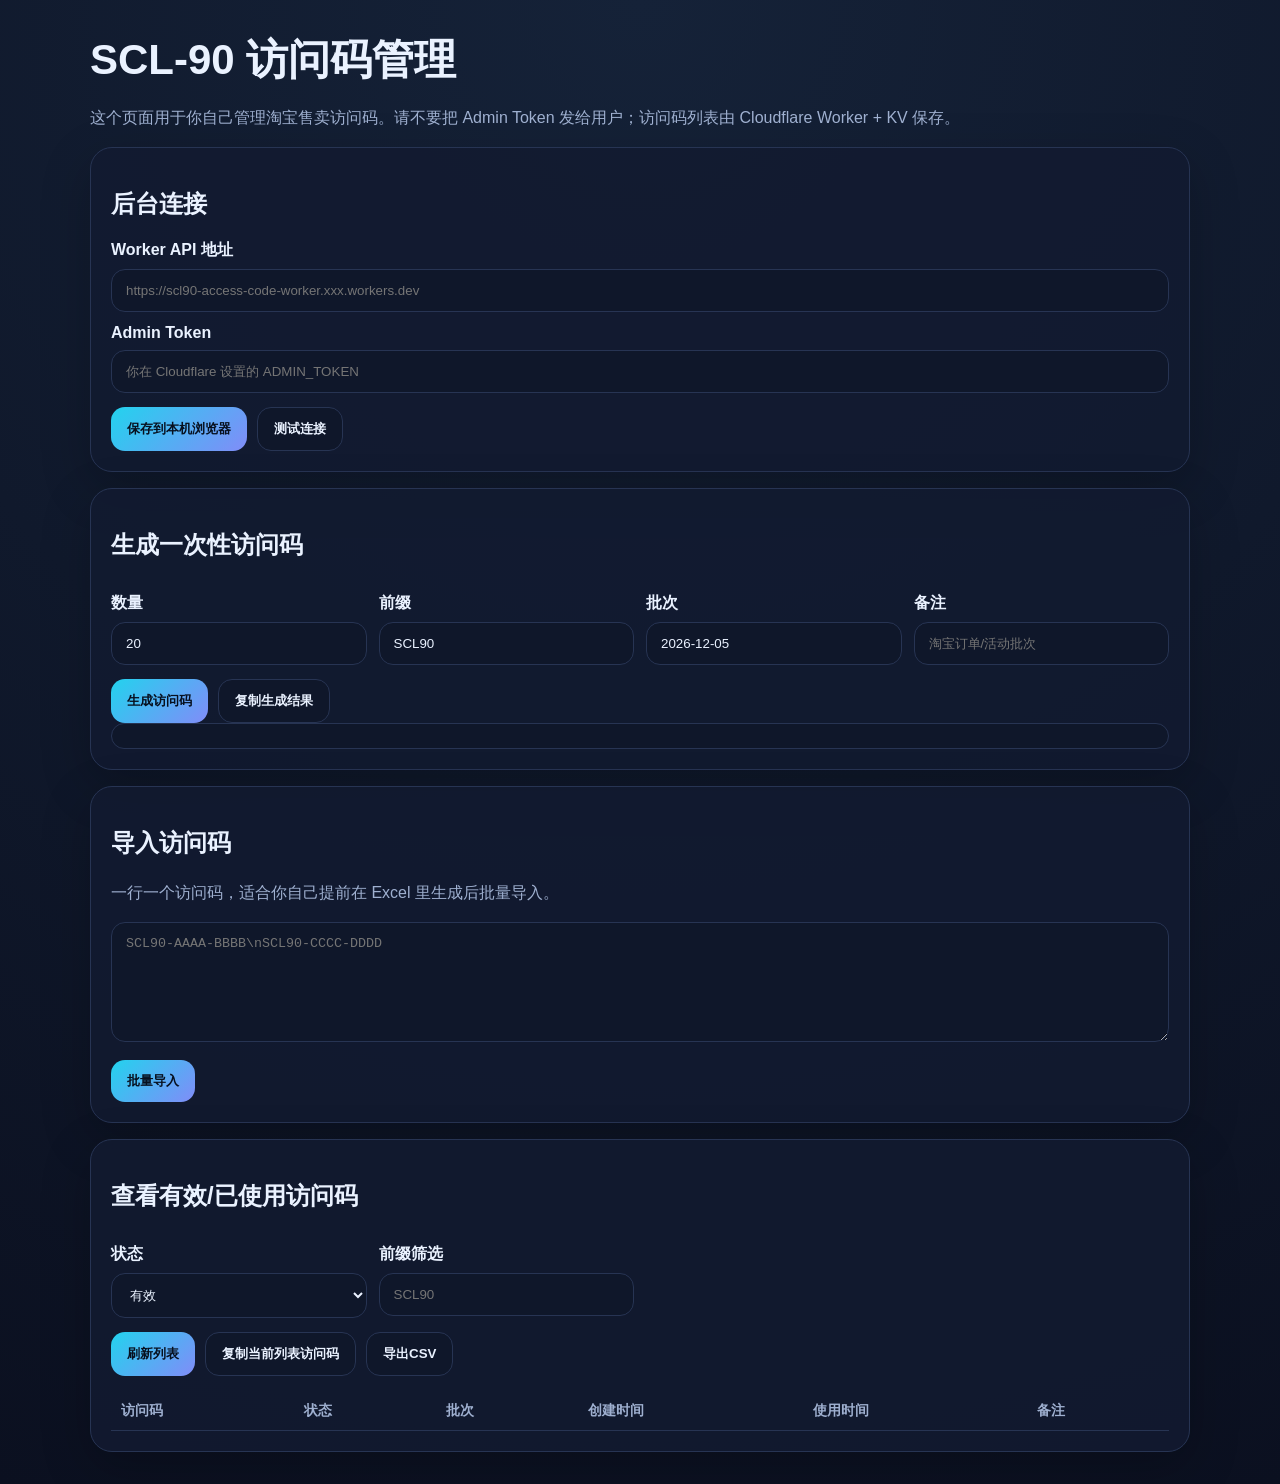
<file: admin.html>
<!doctype html>
<html lang="zh-CN">
<head>
  <meta charset="UTF-8" />
  <meta name="viewport" content="width=device-width, initial-scale=1.0" />
  <title>SCL-90 访问码管理</title>
  <style>
    :root { --bg:#0b1020; --panel:#121a30; --line:#273453; --text:#eaf2ff; --muted:#9fb0d0; --primary:#22d3ee; --green:#34d399; --red:#fb7185; }
    *{box-sizing:border-box} body{margin:0;font-family:-apple-system,BlinkMacSystemFont,"Segoe UI","Microsoft YaHei",Arial,sans-serif;background:radial-gradient(circle at top,#152238,var(--bg));color:var(--text)}
    main{width:min(1100px,calc(100% - 32px));margin:32px auto} h1{font-size:42px;margin:0 0 8px}.muted{color:var(--muted);line-height:1.7}.card{background:rgba(18,26,48,.86);border:1px solid var(--line);border-radius:22px;padding:20px;margin:16px 0;box-shadow:0 16px 50px rgba(0,0,0,.22)}
    label{display:block;font-weight:800;margin:12px 0 8px} input,textarea,select{width:100%;padding:13px 14px;border-radius:14px;border:1px solid var(--line);background:#0f172a;color:var(--text);outline:none} textarea{min-height:120px}.grid{display:grid;grid-template-columns:repeat(4,1fr);gap:12px}.actions{display:flex;flex-wrap:wrap;gap:10px;margin-top:14px}button{border:0;border-radius:14px;padding:12px 16px;font-weight:900;cursor:pointer;background:linear-gradient(135deg,#22d3ee,#818cf8);color:#07101f}.ghost{background:#0f172a;color:var(--text);border:1px solid var(--line)}
    table{width:100%;border-collapse:collapse;font-size:14px} th,td{padding:10px;border-bottom:1px solid var(--line);text-align:left;vertical-align:top} th{color:var(--muted)} .valid{color:var(--green);font-weight:900}.used{color:#fbbf24;font-weight:900}.disabled{color:var(--red);font-weight:900} .codebox{white-space:pre-wrap;background:#0f172a;border:1px solid var(--line);border-radius:14px;padding:12px;max-height:220px;overflow:auto} @media(max-width:760px){.grid{grid-template-columns:1fr}h1{font-size:32px}}
  </style>
</head>
<body>
<main>
  <h1>SCL-90 访问码管理</h1>
  <p class="muted">这个页面用于你自己管理淘宝售卖访问码。请不要把 Admin Token 发给用户；访问码列表由 Cloudflare Worker + KV 保存。</p>

  <section class="card">
    <h2>后台连接</h2>
    <label>Worker API 地址</label>
    <input id="apiBase" placeholder="https://scl90-access-code-worker.xxx.workers.dev" />
    <label>Admin Token</label>
    <input id="adminToken" type="password" placeholder="你在 Cloudflare 设置的 ADMIN_TOKEN" />
    <div class="actions"><button id="saveConfig">保存到本机浏览器</button><button id="health" class="ghost">测试连接</button></div>
  </section>

  <section class="card">
    <h2>生成一次性访问码</h2>
    <div class="grid">
      <div><label>数量</label><input id="count" type="number" min="1" max="500" value="20" /></div>
      <div><label>前缀</label><input id="prefix" value="SCL90" /></div>
      <div><label>批次</label><input id="batch" /></div>
      <div><label>备注</label><input id="note" placeholder="淘宝订单/活动批次" /></div>
    </div>
    <div class="actions"><button id="generate">生成访问码</button><button id="copyGenerated" class="ghost">复制生成结果</button></div>
    <div id="generated" class="codebox"></div>
  </section>

  <section class="card">
    <h2>导入访问码</h2>
    <p class="muted">一行一个访问码，适合你自己提前在 Excel 里生成后批量导入。</p>
    <textarea id="importCodes" placeholder="SCL90-AAAA-BBBB\nSCL90-CCCC-DDDD"></textarea>
    <div class="actions"><button id="importBtn">批量导入</button></div>
  </section>

  <section class="card">
    <h2>查看有效/已使用访问码</h2>
    <div class="grid">
      <div><label>状态</label><select id="status"><option value="valid">有效</option><option value="used">已使用</option><option value="disabled">已停用</option><option value="all">全部</option></select></div>
      <div><label>前缀筛选</label><input id="listPrefix" placeholder="SCL90" /></div>
    </div>
    <div class="actions"><button id="listCodes">刷新列表</button><button id="copyValid" class="ghost">复制当前列表访问码</button><button id="exportCsv" class="ghost">导出CSV</button></div>
    <p id="stats" class="muted"></p>
    <div style="overflow:auto"><table><thead><tr><th>访问码</th><th>状态</th><th>批次</th><th>创建时间</th><th>使用时间</th><th>备注</th></tr></thead><tbody id="codeRows"></tbody></table></div>
  </section>
</main>
<script>
const $ = (id) => document.getElementById(id);
let currentCodes = [];
function apiBase(){ return $("apiBase").value.trim().replace(/\/$/, ""); }
function token(){ return $("adminToken").value.trim(); }
function headers(){ return { "Content-Type":"application/json", "Authorization":"Bearer " + token() }; }
function toast(msg){ alert(msg); }
async function request(path, opts={}){
  const res = await fetch(apiBase()+path, { ...opts, headers: { ...headers(), ...(opts.headers||{}) } });
  const data = await res.json().catch(()=>({}));
  if(!res.ok || data.ok===false) throw new Error(data.message || "请求失败");
  return data;
}
function saveLocal(){ localStorage.setItem("scl90_admin_api", apiBase()); localStorage.setItem("scl90_admin_token", token()); toast("已保存到本机浏览器"); }
function loadLocal(){ $("apiBase").value=localStorage.getItem("scl90_admin_api")||""; $("adminToken").value=localStorage.getItem("scl90_admin_token")||""; $("batch").value=new Date().toISOString().slice(0,10); }
function toCsv(rows){ return "\ufeff"+rows.map(r=>r.map(c=>`"${String(c??"").replaceAll('"','""')}"`).join(",")).join("\n"); }
function download(content, filename){ const blob=new Blob([content],{type:"text/csv;charset=utf-8"}); const a=document.createElement("a"); a.href=URL.createObjectURL(blob); a.download=filename; a.click(); URL.revokeObjectURL(a.href); }
$("saveConfig").onclick=saveLocal;
$("health").onclick=async()=>{ try{ const d=await fetch(apiBase()+"/health").then(r=>r.json()); toast("连接成功："+JSON.stringify(d)); }catch(e){ toast("连接失败："+e.message); } };
$("generate").onclick=async()=>{ try{ const data=await request("/admin/generate",{method:"POST",body:JSON.stringify({count:Number($("count").value),prefix:$("prefix").value,batch:$("batch").value,note:$("note").value})}); $("generated").textContent=data.codes.join("\n"); toast(`已生成 ${data.count} 个访问码`); }catch(e){ toast(e.message); } };
$("copyGenerated").onclick=()=>navigator.clipboard.writeText($("generated").textContent||"");
$("importBtn").onclick=async()=>{ try{ const codes=$("importCodes").value.split(/\s+/).filter(Boolean); const data=await request("/admin/import",{method:"POST",body:JSON.stringify({codes,batch:$("batch").value,note:$("note").value||"imported"})}); toast(`已导入 ${data.count} 个访问码`); }catch(e){ toast(e.message); } };
$("listCodes").onclick=async()=>{ try{ const status=$("status").value; const prefix=$("listPrefix").value; const data=await request(`/admin/codes?status=${encodeURIComponent(status)}&prefix=${encodeURIComponent(prefix)}&limit=1000`,{method:"GET"}); currentCodes=data.codes||[]; $("stats").textContent=`共 ${data.count} 条；统计：`+JSON.stringify(data.stats||{}); $("codeRows").innerHTML=currentCodes.map(c=>`<tr><td>${c.code}</td><td class="${c.status}">${c.status}</td><td>${c.batch||""}</td><td>${c.createdAt||""}</td><td>${c.usedAt||""}</td><td>${c.note||""}</td></tr>`).join(""); }catch(e){ toast(e.message); } };
$("copyValid").onclick=()=>navigator.clipboard.writeText(currentCodes.map(c=>c.code).join("\n"));
$("exportCsv").onclick=()=>download(toCsv([["code","status","batch","createdAt","usedAt","note"],...currentCodes.map(c=>[c.code,c.status,c.batch,c.createdAt,c.usedAt,c.note])]),"scl90-access-codes.csv");
loadLocal();
</script>
</body>
</html>
</file>
